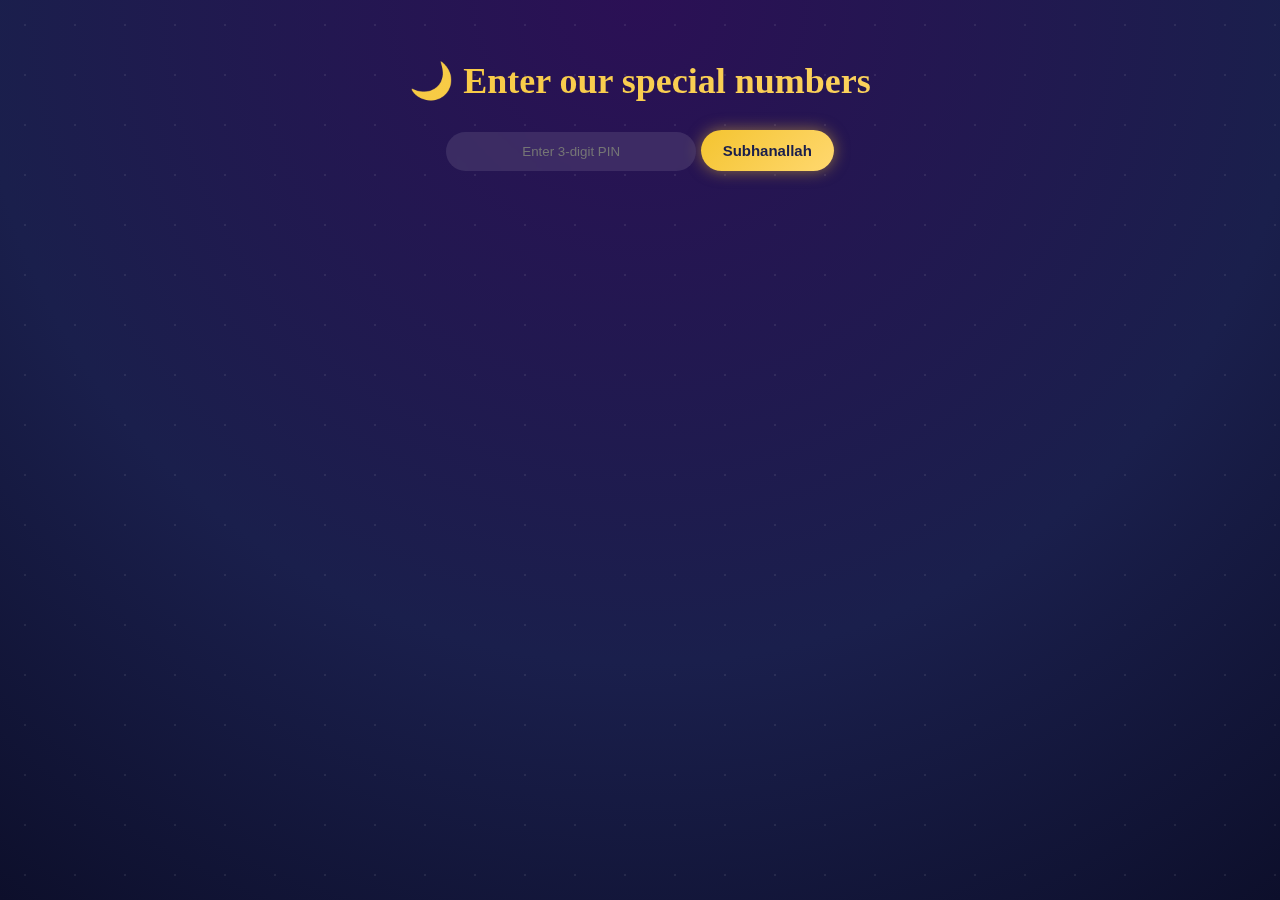
<file: index.html>
<!DOCTYPE html><html><head>
<title>Ramadan Entry</title>
<link rel="stylesheet" href="style.css">
</head><body>
<div class="container">
  <h1>🌙 Enter our special numbers</h1>
  <input id="pin" placeholder="Enter 3-digit PIN" maxlength="3">
  <button onclick="checkPin()">Subhanallah</button>
</div>
<script src="script.js"></script>
</body></html>
</file>
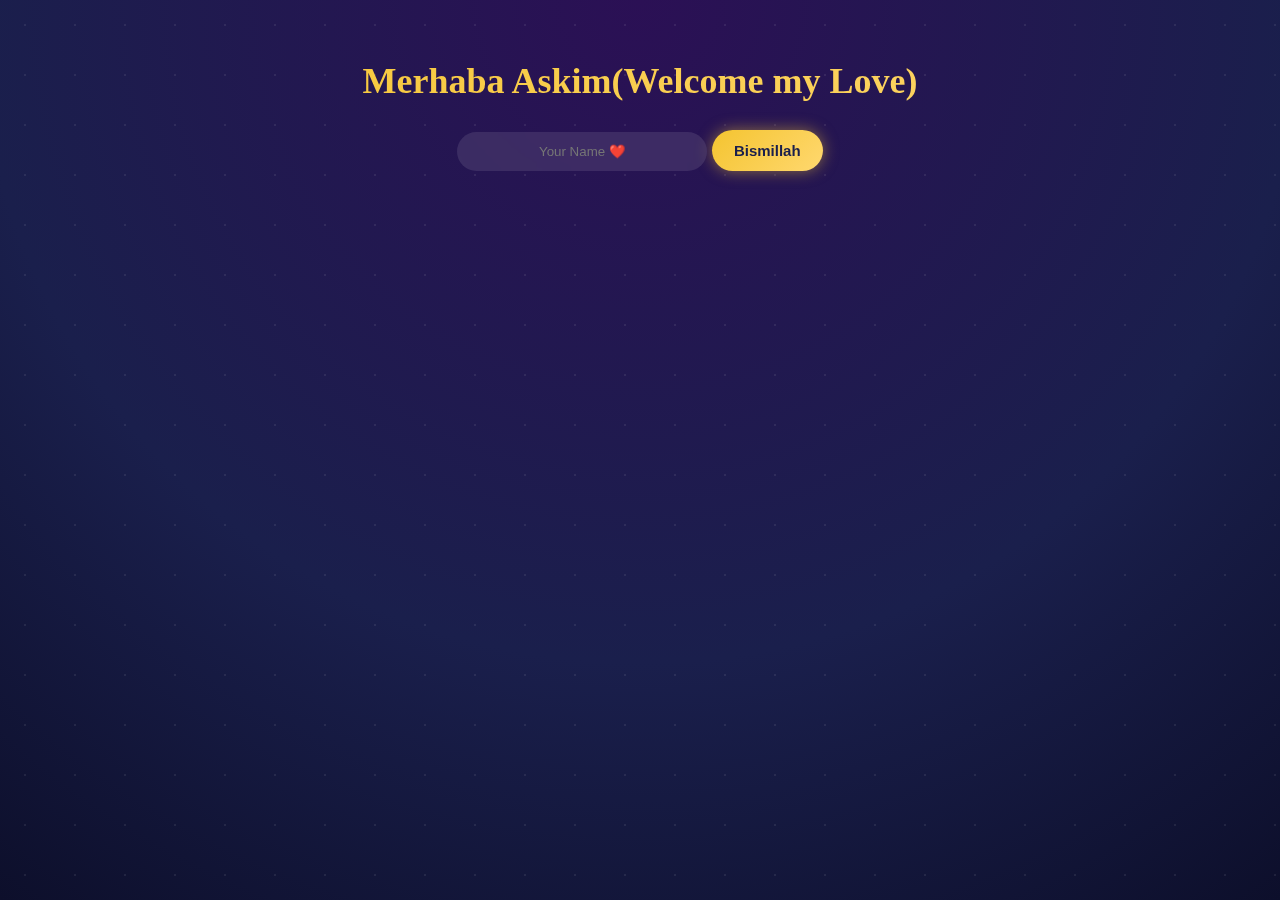
<file: page2.html>
<!DOCTYPE html><html><head>
<title>Welcome</title>
<link rel="stylesheet" href="style.css">
</head><body>
<div class="container">
  <h1>Merhaba Askim(Welcome my Love)</h1>
  <input id="name" placeholder="Your Name ❤️">
  <button onclick="saveName()">Bismillah</button>
</div>
<script src="script.js"></script>
</body></html>
</file>
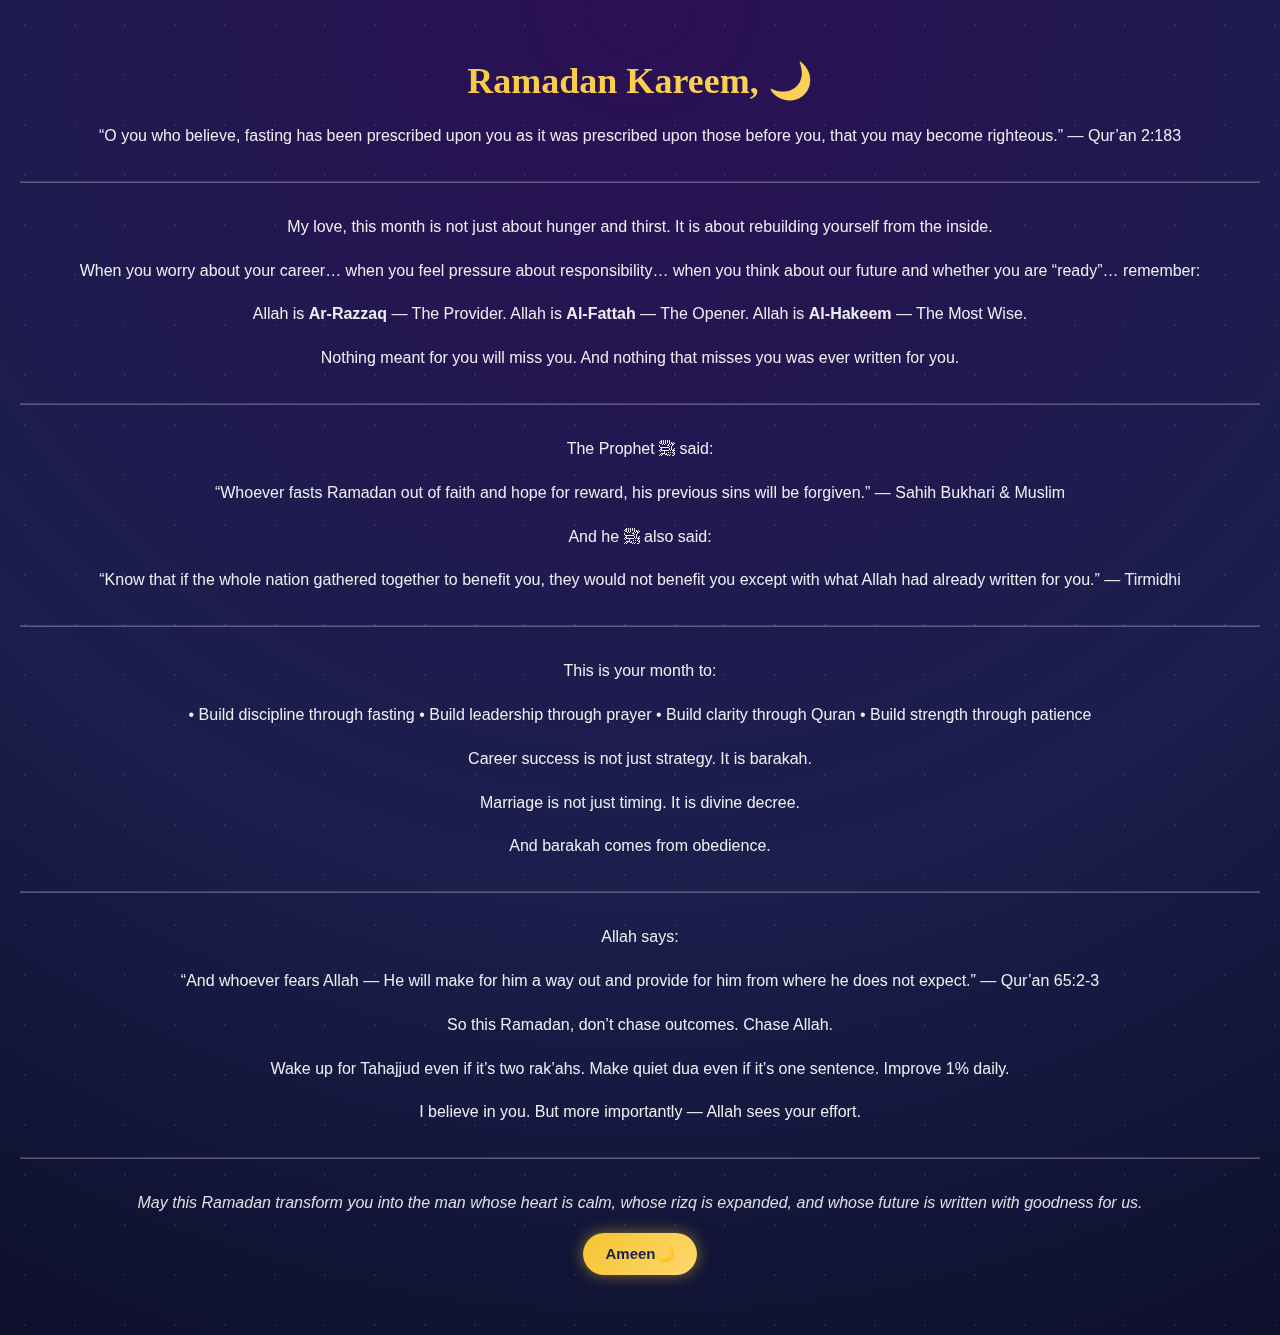
<file: page3.html>
<!DOCTYPE html>
<html>
<head>
<title>Ramadan Reflection</title>
<link rel="stylesheet" href="style.css">
</head>

<body onload="loadName()">

<div class="container">
  <h1>Ramadan Kareem, <span id="greetName"></span> 🌙</h1>

  <p>
    “O you who believe, fasting has been prescribed upon you 
    as it was prescribed upon those before you, 
    that you may become righteous.”  
    — Qur’an 2:183
  </p>

  <hr style="margin:30px 0; opacity:0.3;">

  <p>
    My love, this month is not just about hunger and thirst.  
    It is about rebuilding yourself from the inside.
  </p>

  <p>
    When you worry about your career…  
    when you feel pressure about responsibility…  
    when you think about our future and whether you are “ready”…  
    remember:
  </p>

  <p>
    Allah is <strong>Ar-Razzaq</strong> — The Provider.  
    Allah is <strong>Al-Fattah</strong> — The Opener.  
    Allah is <strong>Al-Hakeem</strong> — The Most Wise.
  </p>

  <p>
    Nothing meant for you will miss you.
    And nothing that misses you was ever written for you.
  </p>

  <hr style="margin:30px 0; opacity:0.3;">

  <p>
    The Prophet ﷺ said:
  </p>

  <p>
    “Whoever fasts Ramadan out of faith and hope for reward,
    his previous sins will be forgiven.”  
    — Sahih Bukhari & Muslim
  </p>

  <p>
    And he ﷺ also said:
  </p>

  <p>
    “Know that if the whole nation gathered together to benefit you,
    they would not benefit you except with what Allah had already written for you.”
    — Tirmidhi
  </p>

  <hr style="margin:30px 0; opacity:0.3;">

  <p>
    This is your month to:
  </p>

  <p>
    • Build discipline through fasting  
    • Build leadership through prayer  
    • Build clarity through Quran  
    • Build strength through patience  
  </p>

  <p>
    Career success is not just strategy.  
    It is barakah.
  </p>

  <p>
    Marriage is not just timing.  
    It is divine decree.
  </p>

  <p>
    And barakah comes from obedience.
  </p>

  <hr style="margin:30px 0; opacity:0.3;">

  <p>
    Allah says:
  </p>

  <p>
    “And whoever fears Allah — He will make for him a way out
    and provide for him from where he does not expect.”
    — Qur’an 65:2-3
  </p>

  <p>
    So this Ramadan, don’t chase outcomes.
    Chase Allah.
  </p>

  <p>
    Wake up for Tahajjud even if it’s two rak’ahs.
    Make quiet dua even if it’s one sentence.
    Improve 1% daily.
  </p>

  <p>
    I believe in you.  
    But more importantly — Allah sees your effort.
  </p>

  <hr style="margin:30px 0; opacity:0.3;">

  <p style="font-style:italic; opacity:0.85;">
    May this Ramadan transform you into the man
    whose heart is calm, whose rizq is expanded,
    and whose future is written with goodness for us.
  </p>

  <button onclick="location.href='page4.html'">Ameen🌙</button>
</div>

<script src="script.js"></script>
</body>
</html>
</file>
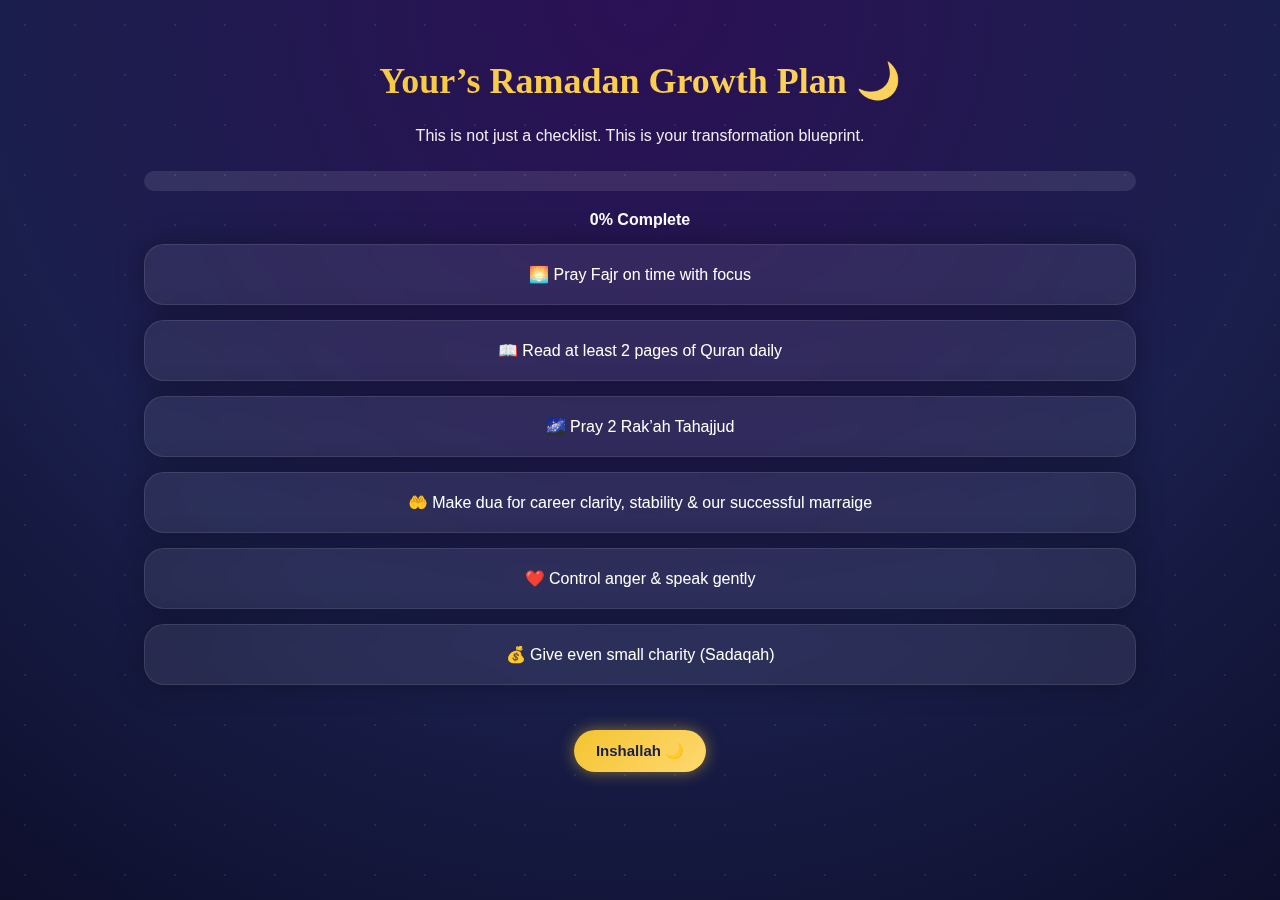
<file: page4.html>
<!DOCTYPE html>
<html>
<head>
<title>Your Ramadan Mission</title>
<link rel="stylesheet" href="style.css">
<style>

.task-box {
  background: rgba(255,255,255,0.08);
  padding:20px;
  border-radius:20px;
  margin:15px auto;
  width:80%;
  cursor:pointer;
  transition:0.3s;
  border:1px solid rgba(255,255,255,0.1);
}

.task-box:hover {
  background: rgba(255,255,255,0.15);
  transform: scale(1.02);
}

.task-box.done {
  background: rgba(244,196,48,0.2);
  border:1px solid #f4c430;
}

.progress-bar-container {
  width:80%;
  background: rgba(255,255,255,0.1);
  border-radius:20px;
  margin:20px auto;
  height:20px;
}

.progress-bar {
  height:100%;
  width:0%;
  background:#f4c430;
  border-radius:20px;
  transition:0.4s;
}

.percentage {
  margin-top:10px;
  font-weight:bold;
}

</style>
</head>

<body onload="loadChecklistName()">

<div class="container">

<h1><span id="greetName"></span>’s Ramadan Growth Plan 🌙</h1>

<p>
This is not just a checklist.  
This is your transformation blueprint.
</p>

<div class="progress-bar-container">
  <div class="progress-bar" id="progressBar"></div>
</div>

<div class="percentage" id="progressText">0% Complete</div>

<div class="task-box" onclick="toggleTask(this)">
  🌅 Pray Fajr on time with focus
</div>

<div class="task-box" onclick="toggleTask(this)">
  📖 Read at least 2 pages of Quran daily
</div>

<div class="task-box" onclick="toggleTask(this)">
  🌌 Pray 2 Rak’ah Tahajjud
</div>

<div class="task-box" onclick="toggleTask(this)">
  🤲 Make dua for career clarity, stability & our successful marraige
</div>

<div class="task-box" onclick="toggleTask(this)">
  ❤️ Control anger & speak gently
</div>

<div class="task-box" onclick="toggleTask(this)">
  💰 Give even small charity (Sadaqah)
</div>

<button style="margin-top:30px;" onclick="location.href='page5.html'">
Inshallah 🌙
</button>

</div>

<script>

function loadChecklistName(){
  document.getElementById("greetName").innerText =
    localStorage.getItem("bfName") || "Your";
}

function toggleTask(el){
  el.classList.toggle("done");
  updateProgress();
}

function updateProgress(){
  const tasks = document.querySelectorAll(".task-box");
  const completed = document.querySelectorAll(".task-box.done").length;
  const percent = Math.round((completed/tasks.length)*100);

  document.getElementById("progressBar").style.width = percent + "%";
  document.getElementById("progressText").innerText = percent + "% Complete";

  if(percent === 100){
    document.getElementById("progressText").innerText =
      "100% Complete – May Allah increase you 🌙✨";
  }
}

</script>

</body>
</html>
</file>
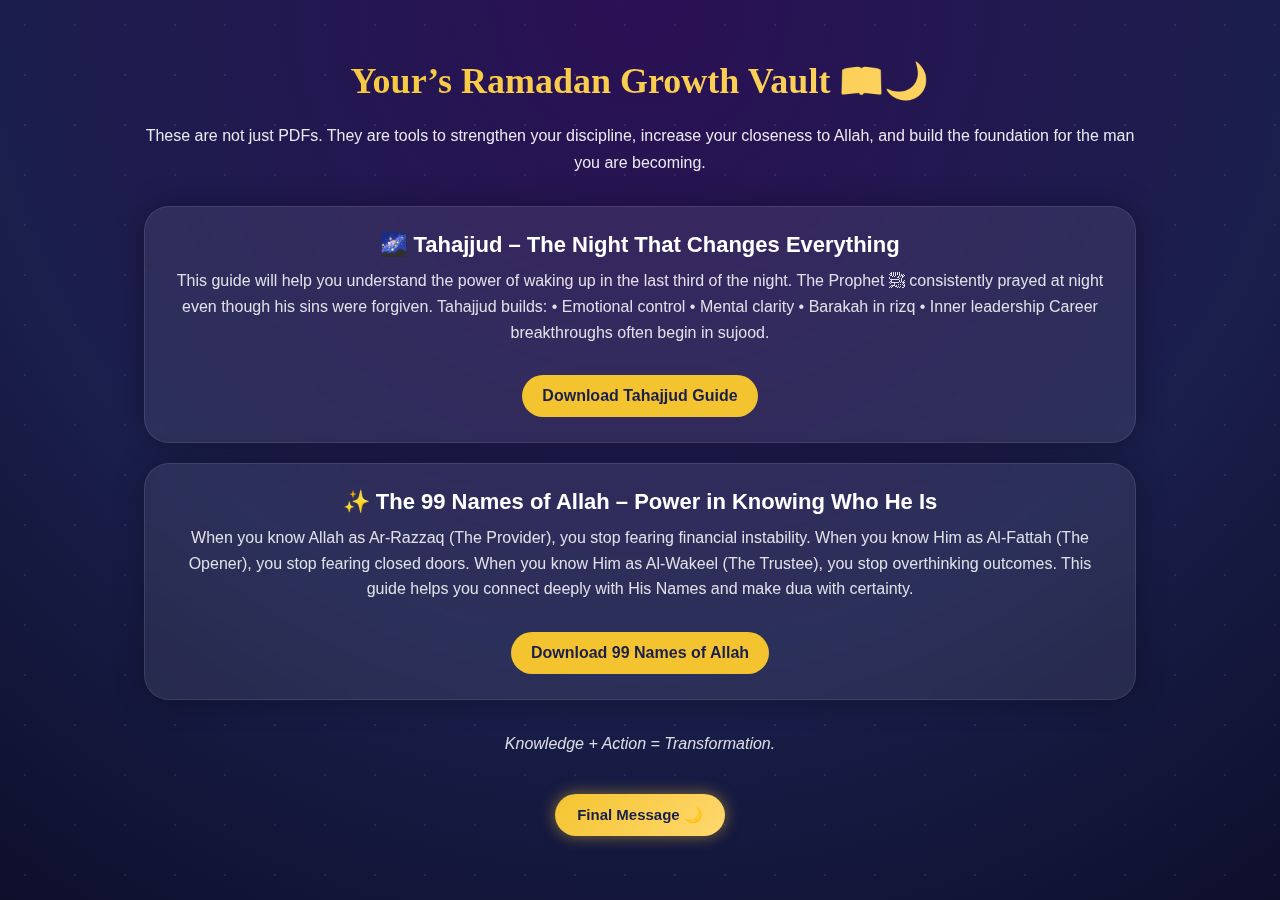
<file: page5.html>
<!DOCTYPE html>
<html>
<head>
<title>Ramadan Resource Vault</title>
<link rel="stylesheet" href="style.css">
<style>

.resource-card {
  background: rgba(255,255,255,0.08);
  padding:25px;
  border-radius:25px;
  width:80%;
  margin:20px auto;
  border:1px solid rgba(255,255,255,0.1);
  transition:0.3s;
}

.resource-card:hover {
  transform: scale(1.03);
  background: rgba(255,255,255,0.15);
}

.resource-title {
  font-size:22px;
  margin-bottom:10px;
  font-weight:bold;
}

.resource-description {
  opacity:0.85;
  margin-bottom:15px;
  line-height:1.6;
}

.download-btn {
  display:inline-block;
  padding:12px 20px;
  background:#f4c430;
  color:#1a1f4c;
  border-radius:25px;
  text-decoration:none;
  font-weight:bold;
  transition:0.3s;
}

.download-btn:hover {
  transform:scale(1.08);
}

.section-intro {
  width:80%;
  margin:0 auto 30px auto;
  opacity:0.9;
  line-height:1.7;
}

</style>
</head>

<body onload="loadVaultName()">

<div class="container">

<h1><span id="greetName"></span>’s Ramadan Growth Vault 📖🌙</h1>

<p class="section-intro">
These are not just PDFs.  
They are tools to strengthen your discipline, increase your closeness to Allah,
and build the foundation for the man you are becoming.
</p>

<!-- TAHJUD GUIDE -->

<div class="resource-card">
  <div class="resource-title">🌌 Tahajjud – The Night That Changes Everything</div>

  <div class="resource-description">
    This guide will help you understand the power of waking up in the last third of the night.
    The Prophet ﷺ consistently prayed at night even though his sins were forgiven.
    
    Tahajjud builds:
    • Emotional control  
    • Mental clarity  
    • Barakah in rizq  
    • Inner leadership  

    Career breakthroughs often begin in sujood.
  </div>

  <a href="tahajjud ebook.pdf" class="download-btn" download>
    Download Tahajjud Guide
  </a>
</div>

<!-- 99 NAMES -->

<div class="resource-card">
  <div class="resource-title">✨ The 99 Names of Allah – Power in Knowing Who He Is</div>

  <div class="resource-description">
    When you know Allah as Ar-Razzaq (The Provider),
    you stop fearing financial instability.

    When you know Him as Al-Fattah (The Opener),
    you stop fearing closed doors.

    When you know Him as Al-Wakeel (The Trustee),
    you stop overthinking outcomes.

    This guide helps you connect deeply with His Names
    and make dua with certainty.
  </div>

  <a href="znamesofallah.pdf" class="download-btn" download>
    Download 99 Names of Allah
  </a>
</div>

<p style="margin-top:30px; font-style:italic; opacity:0.85;">
Knowledge + Action = Transformation.
</p>

<button style="margin-top:20px;" onclick="location.href='page6.html'">
Final Message 🌙
</button>

</div>

<script>
function loadVaultName(){
  document.getElementById("greetName").innerText =
    localStorage.getItem("bfName") || "Your";
}
</script>

</body>
</html>
</file>
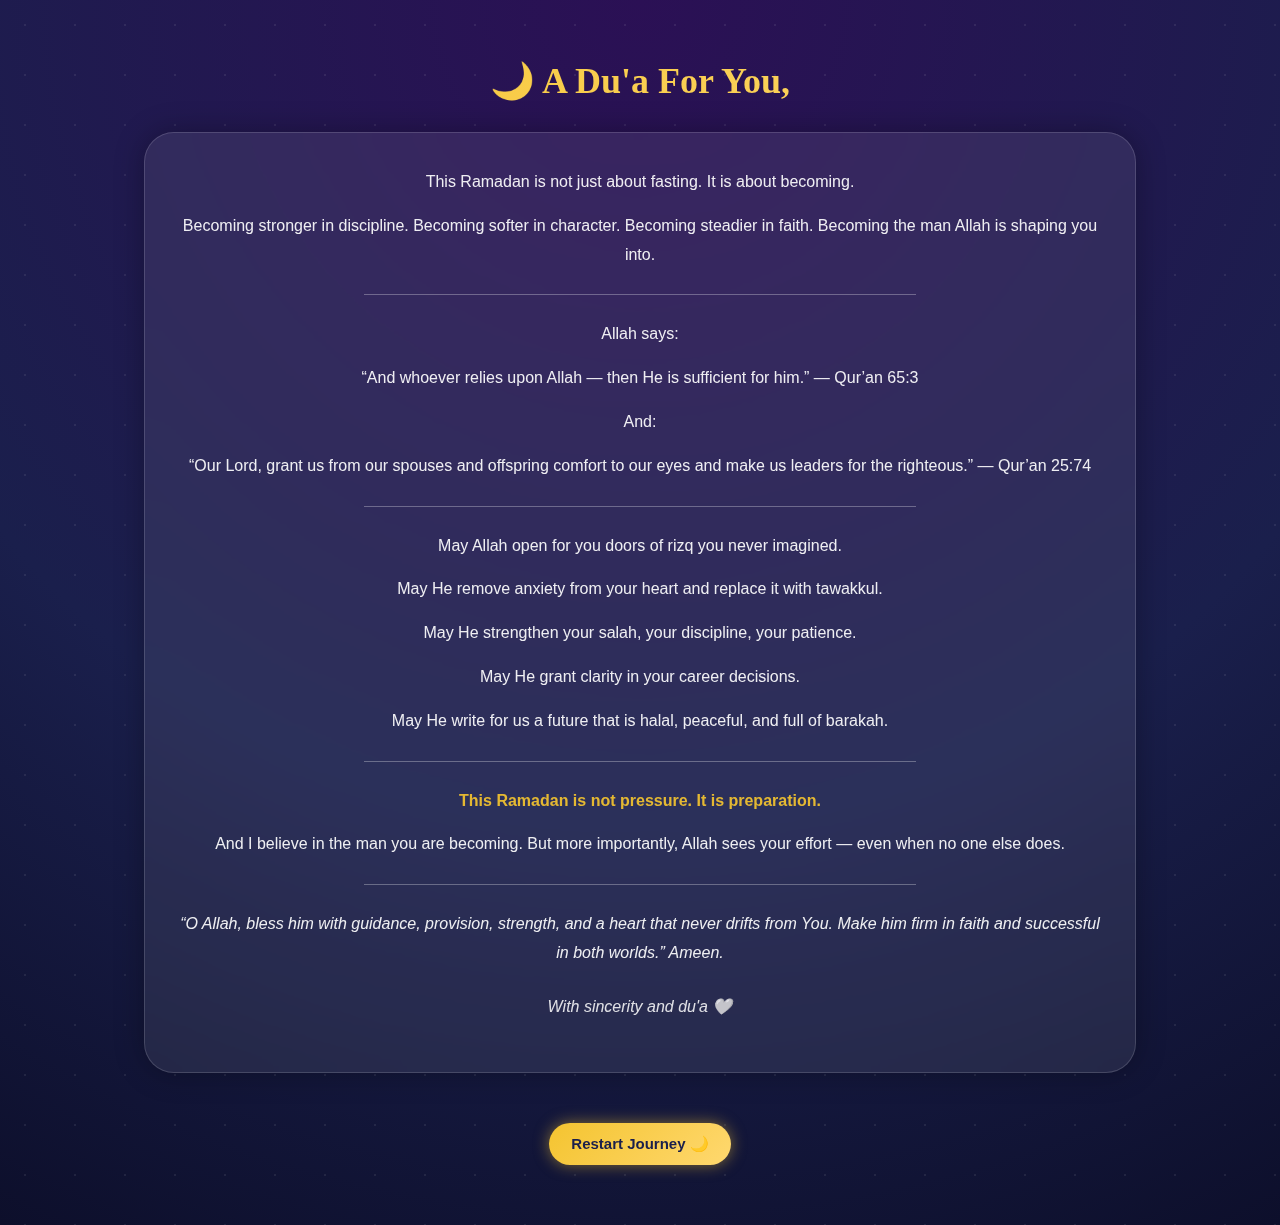
<file: page6.html>
<!DOCTYPE html>
<html>
<head>
<title>A Du'a For Us</title>
<link rel="stylesheet" href="style.css">
<style>

.final-card {
  background: rgba(255,255,255,0.08);
  padding:35px;
  border-radius:30px;
  width:80%;
  margin:30px auto;
  border:1px solid rgba(255,255,255,0.15);
  animation:fadeIn 1s ease-in-out;
}

.divider {
  width:60%;
  height:1px;
  background:rgba(255,255,255,0.3);
  margin:25px auto;
}

.signature {
  margin-top:25px;
  font-style:italic;
  opacity:0.85;
}

.glow {
  color:#f4c430;
  font-weight:bold;
}

</style>
</head>

<body onload="loadFinalName()">

<div class="container">

<h1>🌙 A Du'a For You, <span id="greetName"></span></h1>

<div class="final-card">

<p>
This Ramadan is not just about fasting.
It is about becoming.
</p>

<p>
Becoming stronger in discipline.
Becoming softer in character.
Becoming steadier in faith.
Becoming the man Allah is shaping you into.
</p>

<div class="divider"></div>

<p>
Allah says:
</p>

<p>
“And whoever relies upon Allah — then He is sufficient for him.”
— Qur’an 65:3
</p>

<p>
And:
</p>

<p>
“Our Lord, grant us from our spouses and offspring comfort to our eyes
and make us leaders for the righteous.”
— Qur’an 25:74
</p>

<div class="divider"></div>

<p>
May Allah open for you doors of rizq you never imagined.
</p>

<p>
May He remove anxiety from your heart and replace it with tawakkul.
</p>

<p>
May He strengthen your salah, your discipline, your patience.
</p>

<p>
May He grant clarity in your career decisions.
</p>

<p>
May He write for us a future that is halal, peaceful, and full of barakah.
</p>

<div class="divider"></div>

<p class="glow">
This Ramadan is not pressure.
It is preparation.
</p>

<p>
And I believe in the man you are becoming.
But more importantly,
Allah sees your effort — even when no one else does.
</p>

<div class="divider"></div>

<p style="font-style:italic;">
“O Allah, bless him with guidance, provision, strength,
and a heart that never drifts from You.
Make him firm in faith and successful in both worlds.”
Ameen.
</p>

<p class="signature">
With sincerity and du'a 🤍
</p>

</div>

<button onclick="location.href='index.html'" style="margin-top:20px;">
Restart Journey 🌙
</button>

</div>

<script>
function loadFinalName(){
  document.getElementById("greetName").innerText =
    localStorage.getItem("bfName") || "";
}
</script>

</body>
</html>
</file>
<file: style.css>
/* =========================
   GLOBAL RESET
========================= */

* {
  margin: 0;
  padding: 0;
  box-sizing: border-box;
}

body {
  font-family: "Poppins", sans-serif;
  min-height: 100vh;
  background: radial-gradient(circle at top, #2b1055, #1a1f4c 60%, #0d0f2b);
  color: white;
  overflow-x: hidden;
  position: relative;
}

/* =========================
   ANIMATED STAR BACKGROUND
========================= */

body::before {
  content: "";
  position: fixed;
  width: 200%;
  height: 200%;
  background-image: radial-gradient(white 1px, transparent 1px);
  background-size: 50px 50px;
  opacity: 0.08;
  animation: moveStars 60s linear infinite;
  z-index: -1;
}

@keyframes moveStars {
  from { transform: translateY(0); }
  to { transform: translateY(-1000px); }
}

/* =========================
   MAIN CONTAINER
========================= */

.container {
  padding: 60px 20px;
  text-align: center;
  animation: fadeIn 1s ease;
}

/* =========================
   HEADINGS
========================= */

h1 {
  font-family: "Playfair Display", serif;
  font-size: 36px;
  margin-bottom: 20px;
  background: linear-gradient(90deg, #f4c430, #ffd86f);
  -webkit-background-clip: text;
  -webkit-text-fill-color: transparent;
}

p {
  line-height: 1.8;
  margin-bottom: 15px;
  opacity: 0.92;
}

/* =========================
   BUTTONS
========================= */

button {
  padding: 12px 22px;
  border-radius: 30px;
  border: none;
  font-size: 15px;
  font-weight: 600;
  cursor: pointer;
  background: linear-gradient(135deg, #f4c430, #ffd86f);
  color: #1a1f4c;
  box-shadow: 0 0 15px rgba(244,196,48,0.5);
  transition: 0.3s;
}

button:hover {
  transform: scale(1.08);
  box-shadow: 0 0 25px rgba(255,216,111,0.9);
}

/* =========================
   INPUT FIELDS
========================= */

input {
  padding: 12px;
  width: 250px;
  border-radius: 30px;
  border: none;
  outline: none;
  margin-top: 10px;
  text-align: center;
  background: rgba(255,255,255,0.1);
  color: white;
  backdrop-filter: blur(5px);
}

/* =========================
   GLASS CARD STYLE
========================= */

.glass-card,
.resource-card,
.final-card,
.task-box {
  background: rgba(255,255,255,0.08);
  backdrop-filter: blur(15px);
  border-radius: 25px;
  border: 1px solid rgba(255,255,255,0.15);
  box-shadow: 0 0 30px rgba(0,0,0,0.3);
  transition: 0.3s ease;
}

.glass-card:hover,
.resource-card:hover,
.task-box:hover {
  transform: translateY(-5px);
  box-shadow: 0 0 35px rgba(244,196,48,0.4);
}

/* =========================
   CHECKLIST STYLING
========================= */

.task-box {
  padding: 18px;
  margin: 15px auto;
  width: 80%;
  cursor: pointer;
}

.task-box.done {
  background: rgba(244,196,48,0.2);
  border: 1px solid #f4c430;
  text-decoration: line-through;
}

/* =========================
   PROGRESS BAR
========================= */

.progress-bar-container {
  width: 80%;
  margin: 20px auto;
  height: 20px;
  background: rgba(255,255,255,0.1);
  border-radius: 20px;
}

.progress-bar {
  height: 100%;
  width: 0%;
  background: linear-gradient(90deg, #f4c430, #ffd86f);
  border-radius: 20px;
  transition: 0.4s ease;
}

/* =========================
   DOWNLOAD BUTTONS
========================= */

.download-btn {
  display: inline-block;
  margin-top: 15px;
  padding: 10px 20px;
  border-radius: 25px;
  text-decoration: none;
  font-weight: bold;
  background: linear-gradient(135deg, #f4c430, #ffd86f);
  color: #1a1f4c;
  transition: 0.3s;
}

.download-btn:hover {
  transform: scale(1.1);
  box-shadow: 0 0 20px rgba(255,216,111,0.8);
}

/* =========================
   FADE IN ANIMATION
========================= */

@keyframes fadeIn {
  from { opacity: 0; transform: translateY(20px); }
  to { opacity: 1; transform: translateY(0); }
}
</file>
